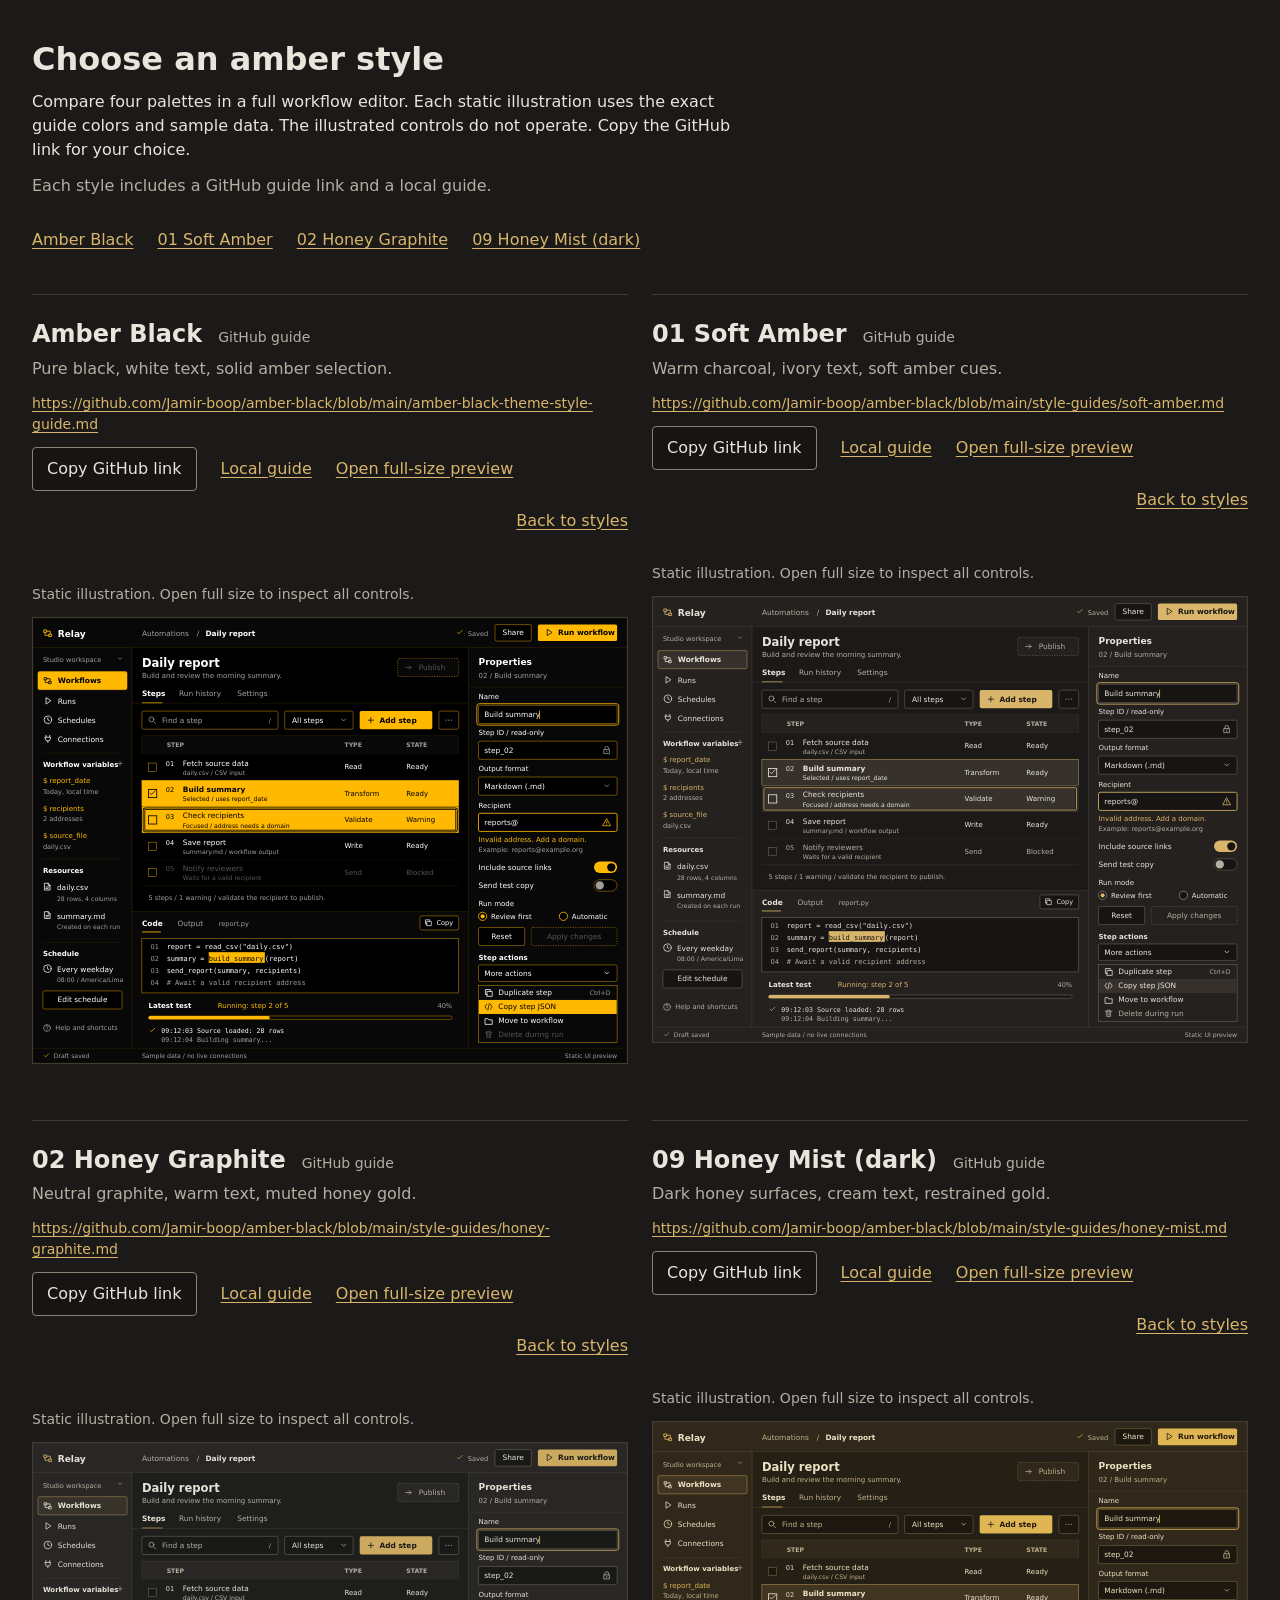
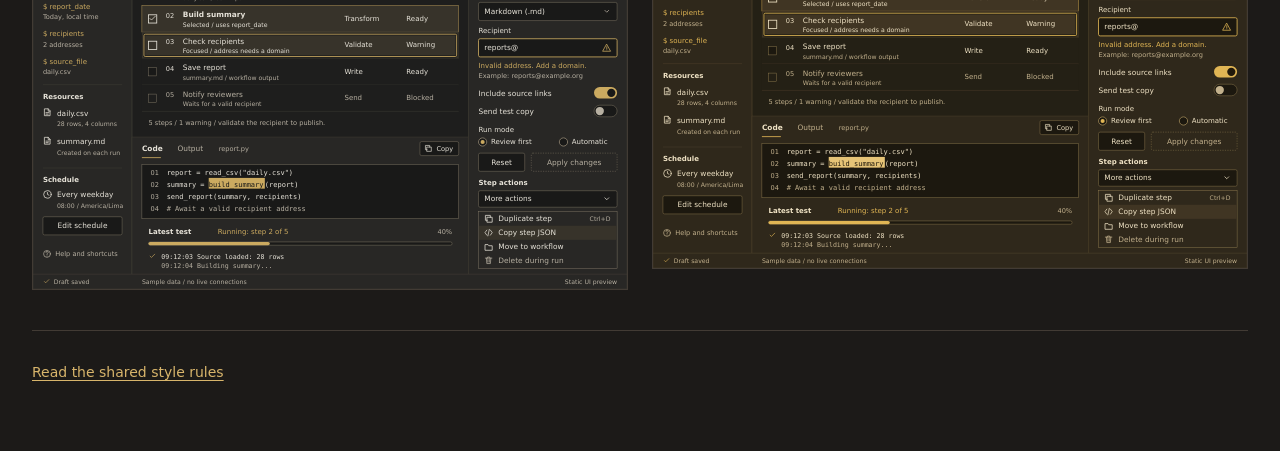
<file: style-guides/index.html>
<!doctype html>
<html lang="en">
<head>
  <meta charset="utf-8">
  <meta name="viewport" content="width=device-width, initial-scale=1">
  <title>Choose an amber style | Amber Black</title>
  <style>
    :root {
      color-scheme: dark;
      --bg: #1C1A18;
      --field: #171513;
      --text: #E9E4DC;
      --muted: #B7AEA3;
      --border: #423B34;
      --control: #8C8175;
      --accent: #D8B56B;
    }
    * { box-sizing: border-box; }
    html { background: var(--bg); color: var(--text); scrollbar-color: var(--control) var(--field); }
    body { margin: 0; font: 1rem/1.5 system-ui, sans-serif; }
    main { max-width: 1600px; margin: auto; padding: 40px 32px 56px; }
    h1, h2, p, figure { margin: 0; }
    h1 { font-size: 2rem; line-height: 1.2; font-weight: 650; }
    h2 { font-size: 1.5rem; line-height: 1.3; font-weight: 650; }
    header { margin-bottom: 32px; }
    header p { max-width: 70ch; margin-top: 12px; }
    .availability, .description, .publication, .status, .preview-hint, footer { color: var(--muted); }
    a { color: var(--accent); text-underline-offset: .2em; }
    a:hover { text-decoration-thickness: 2px; }
    :is(a, button, .preview-viewport):focus-visible { outline: 2px solid var(--accent); outline-offset: 4px; }
    ::selection { background: var(--accent); color: var(--field); }
    nav { display: flex; flex-wrap: wrap; gap: 8px 24px; margin-top: 20px; }
    nav a { display: inline-flex; align-items: center; min-height: 44px; }
    .styles { display: grid; grid-template-columns: repeat(2, minmax(0, 1fr)); gap: 56px 24px; }
    article { min-width: 0; border-top: 1px solid var(--border); padding-top: 24px; scroll-margin-top: 24px; }
    .heading { display: flex; align-items: baseline; flex-wrap: wrap; gap: 4px 16px; }
    .publication { font-size: .875rem; }
    .description { margin-top: 6px; }
    .github-url { display: block; min-height: 44px; padding: 12px 0; font-size: .875rem; overflow-wrap: anywhere; }
    .actions { display: flex; align-items: center; flex-wrap: wrap; gap: 8px 24px; }
    button { min-height: 44px; padding: 9px 14px; border: 1px solid var(--control); border-radius: 4px; background: var(--field); color: var(--text); font: inherit; cursor: pointer; }
    button:hover:enabled { border-color: var(--accent); }
    button:active:enabled { background: var(--accent); color: var(--field); }
    button:disabled { color: var(--muted); cursor: default; }
    .actions a { display: inline-flex; align-items: center; min-height: 44px; }
    .back-link { margin-left: auto; }
    .status { min-height: 1.5em; margin-top: 8px; font-size: .875rem; }
    .preview-hint { margin: 12px 0; font-size: .875rem; }
    .preview-viewport { width: 100%; max-width: 100%; overflow-x: auto; border: 1px solid var(--border); scrollbar-color: var(--control) var(--field); }
    .image-link { display: block; width: 100%; }
    img { display: block; width: 100%; height: auto; }
    footer { margin-top: 40px; padding-top: 20px; border-top: 1px solid var(--border); font-size: .875rem; }
    footer a { display: inline-flex; align-items: center; min-height: 44px; }
    @media (max-width: 700px) {
      main { padding: 28px 16px 40px; }
      h1 { font-size: 1.75rem; }
      h2 { font-size: 1.25rem; }
      .styles { grid-template-columns: minmax(0, 1fr); gap: 40px; }
      .back-link { margin-left: 0; }
    }
  </style>
</head>
<body>
  <main>
    <header>
      <h1>Choose an amber style</h1>
      <p>Compare four palettes in a full workflow editor. Each static illustration uses the exact guide colors and sample data. The illustrated controls do not operate. Copy the GitHub link for your choice.</p>
      <p class="availability">Each style includes a GitHub guide link and a local guide.</p>
      <nav id="style-navigation" aria-label="Choose a style preview">
        <a href="#amber-black">Amber Black</a>
        <a href="#soft-amber">01 Soft Amber</a>
        <a href="#honey-graphite">02 Honey Graphite</a>
        <a href="#honey-mist">09 Honey Mist (dark)</a>
      </nav>
      <noscript><p>Select a GitHub link and use your copy command.</p></noscript>
    </header>

    <div class="styles">
      <article id="amber-black" aria-labelledby="amber-black-title">
        <div class="heading">
          <h2 id="amber-black-title">Amber Black</h2>
          <span class="publication">GitHub guide</span>
        </div>
        <p class="description">Pure black, white text, solid amber selection.</p>
        <a class="github-url" id="amber-black-github" href="https://github.com/Jamir-boop/amber-black/blob/main/amber-black-theme-style-guide.md">https://github.com/Jamir-boop/amber-black/blob/main/amber-black-theme-style-guide.md</a>
        <div class="actions">
          <button id="copy-amber-black" type="button" data-copy="amber-black-github" aria-label="Copy GitHub link for Amber Black" aria-describedby="amber-black-status" disabled>Copy GitHub link</button>
          <a href="../amber-black-theme-style-guide.md">Local guide</a>
          <a href="previews/amber-black.svg">Open full-size preview</a>
          <a class="back-link" href="#style-navigation">Back to styles</a>
        </div>
        <p class="status" id="amber-black-status" role="status" aria-live="polite" aria-atomic="true"></p>
        <p class="preview-hint" id="amber-black-hint">Static illustration. Open full size to inspect all controls.</p>
        <figure>
          <div class="preview-viewport" tabindex="0" role="region" aria-labelledby="amber-black-title" aria-describedby="amber-black-hint">
            <a class="image-link" href="previews/amber-black.svg" aria-label="Open the Amber Black preview at full size">
              <img src="previews/amber-black.svg" width="1440" height="1080" alt="Static Amber Black workflow editor illustration: pure black surfaces, white text, solid amber selected and hovered rows, and black selection text." loading="eager">
            </a>
          </div>
        </figure>
      </article>

      <article id="soft-amber" aria-labelledby="soft-amber-title">
        <div class="heading">
          <h2 id="soft-amber-title">01 Soft Amber</h2>
          <span class="publication">GitHub guide</span>
        </div>
        <p class="description">Warm charcoal, ivory text, soft amber cues.</p>
        <a class="github-url" id="soft-amber-github" href="https://github.com/Jamir-boop/amber-black/blob/main/style-guides/soft-amber.md">https://github.com/Jamir-boop/amber-black/blob/main/style-guides/soft-amber.md</a>
        <div class="actions">
          <button id="copy-soft-amber" type="button" data-copy="soft-amber-github" aria-label="Copy GitHub link for Soft Amber" aria-describedby="soft-amber-status" disabled>Copy GitHub link</button>
          <a href="soft-amber.md">Local guide</a>
          <a href="previews/soft-amber.svg">Open full-size preview</a>
          <a class="back-link" href="#style-navigation">Back to styles</a>
        </div>
        <p class="status" id="soft-amber-status" role="status" aria-live="polite" aria-atomic="true"></p>
        <p class="preview-hint" id="soft-amber-hint">Static illustration. Open full size to inspect all controls.</p>
        <figure>
          <div class="preview-viewport" tabindex="0" role="region" aria-labelledby="soft-amber-title" aria-describedby="soft-amber-hint">
            <a class="image-link" href="previews/soft-amber.svg" aria-label="Open the Soft Amber preview at full size">
              <img src="previews/soft-amber.svg" width="1440" height="1080" alt="Static Soft Amber workflow editor illustration: warm charcoal surfaces, ivory text, soft amber controls, and dark selected and hovered rows." loading="lazy">
            </a>
          </div>
        </figure>
      </article>

      <article id="honey-graphite" aria-labelledby="honey-graphite-title">
        <div class="heading">
          <h2 id="honey-graphite-title">02 Honey Graphite</h2>
          <span class="publication">GitHub guide</span>
        </div>
        <p class="description">Neutral graphite, warm text, muted honey gold.</p>
        <a class="github-url" id="honey-graphite-github" href="https://github.com/Jamir-boop/amber-black/blob/main/style-guides/honey-graphite.md">https://github.com/Jamir-boop/amber-black/blob/main/style-guides/honey-graphite.md</a>
        <div class="actions">
          <button id="copy-honey-graphite" type="button" data-copy="honey-graphite-github" aria-label="Copy GitHub link for Honey Graphite" aria-describedby="honey-graphite-status" disabled>Copy GitHub link</button>
          <a href="honey-graphite.md">Local guide</a>
          <a href="previews/honey-graphite.svg">Open full-size preview</a>
          <a class="back-link" href="#style-navigation">Back to styles</a>
        </div>
        <p class="status" id="honey-graphite-status" role="status" aria-live="polite" aria-atomic="true"></p>
        <p class="preview-hint" id="honey-graphite-hint">Static illustration. Open full size to inspect all controls.</p>
        <figure>
          <div class="preview-viewport" tabindex="0" role="region" aria-labelledby="honey-graphite-title" aria-describedby="honey-graphite-hint">
            <a class="image-link" href="previews/honey-graphite.svg" aria-label="Open the Honey Graphite preview at full size">
              <img src="previews/honey-graphite.svg" width="1440" height="1080" alt="Static Honey Graphite workflow editor illustration: graphite surfaces, warm text, muted honey-gold controls, and dark selected and hovered rows." loading="lazy">
            </a>
          </div>
        </figure>
      </article>

      <article id="honey-mist" aria-labelledby="honey-mist-title">
        <div class="heading">
          <h2 id="honey-mist-title">09 Honey Mist (dark)</h2>
          <span class="publication">GitHub guide</span>
        </div>
        <p class="description">Dark honey surfaces, cream text, restrained gold.</p>
        <a class="github-url" id="honey-mist-github" href="https://github.com/Jamir-boop/amber-black/blob/main/style-guides/honey-mist.md">https://github.com/Jamir-boop/amber-black/blob/main/style-guides/honey-mist.md</a>
        <div class="actions">
          <button id="copy-honey-mist" type="button" data-copy="honey-mist-github" aria-label="Copy GitHub link for Honey Mist" aria-describedby="honey-mist-status" disabled>Copy GitHub link</button>
          <a href="honey-mist.md">Local guide</a>
          <a href="previews/honey-mist.svg">Open full-size preview</a>
          <a class="back-link" href="#style-navigation">Back to styles</a>
        </div>
        <p class="status" id="honey-mist-status" role="status" aria-live="polite" aria-atomic="true"></p>
        <p class="preview-hint" id="honey-mist-hint">Static illustration. Open full size to inspect all controls.</p>
        <figure>
          <div class="preview-viewport" tabindex="0" role="region" aria-labelledby="honey-mist-title" aria-describedby="honey-mist-hint">
            <a class="image-link" href="previews/honey-mist.svg" aria-label="Open the Honey Mist preview at full size">
              <img src="previews/honey-mist.svg" width="1440" height="1080" alt="Static Honey Mist dark workflow editor illustration: dark honey surfaces, cream text, gold controls, dark selected rows, and pale gold selected characters." loading="lazy">
            </a>
          </div>
        </figure>
      </article>
    </div>

    <footer><a href="README.md">Read the shared style rules</a></footer>
  </main>
  <script>
    document.querySelectorAll('[data-copy]').forEach(button => {
      button.disabled = false;
      button.addEventListener('click', async () => {
        const link = document.getElementById(button.dataset.copy);
        const status = document.getElementById(button.getAttribute('aria-describedby'));
        button.disabled = true;
        status.textContent = 'Copying link...';
        let copied = false;
        try {
          if (navigator.clipboard?.writeText) {
            await navigator.clipboard.writeText(link.href);
            copied = true;
          }
        } catch {}
        if (!copied) {
          try {
            const selection = window.getSelection();
            const range = document.createRange();
            range.selectNodeContents(link);
            selection.removeAllRanges();
            selection.addRange(range);
            copied = document.execCommand('copy') === true;
            if (copied) selection.removeAllRanges();
          } catch {}
        }
        status.textContent = copied ? 'Link copied.' : 'Copy failed. Select the link and copy it.';
        button.disabled = false;
      });
    });
  </script>
</body>
</html>
</file>
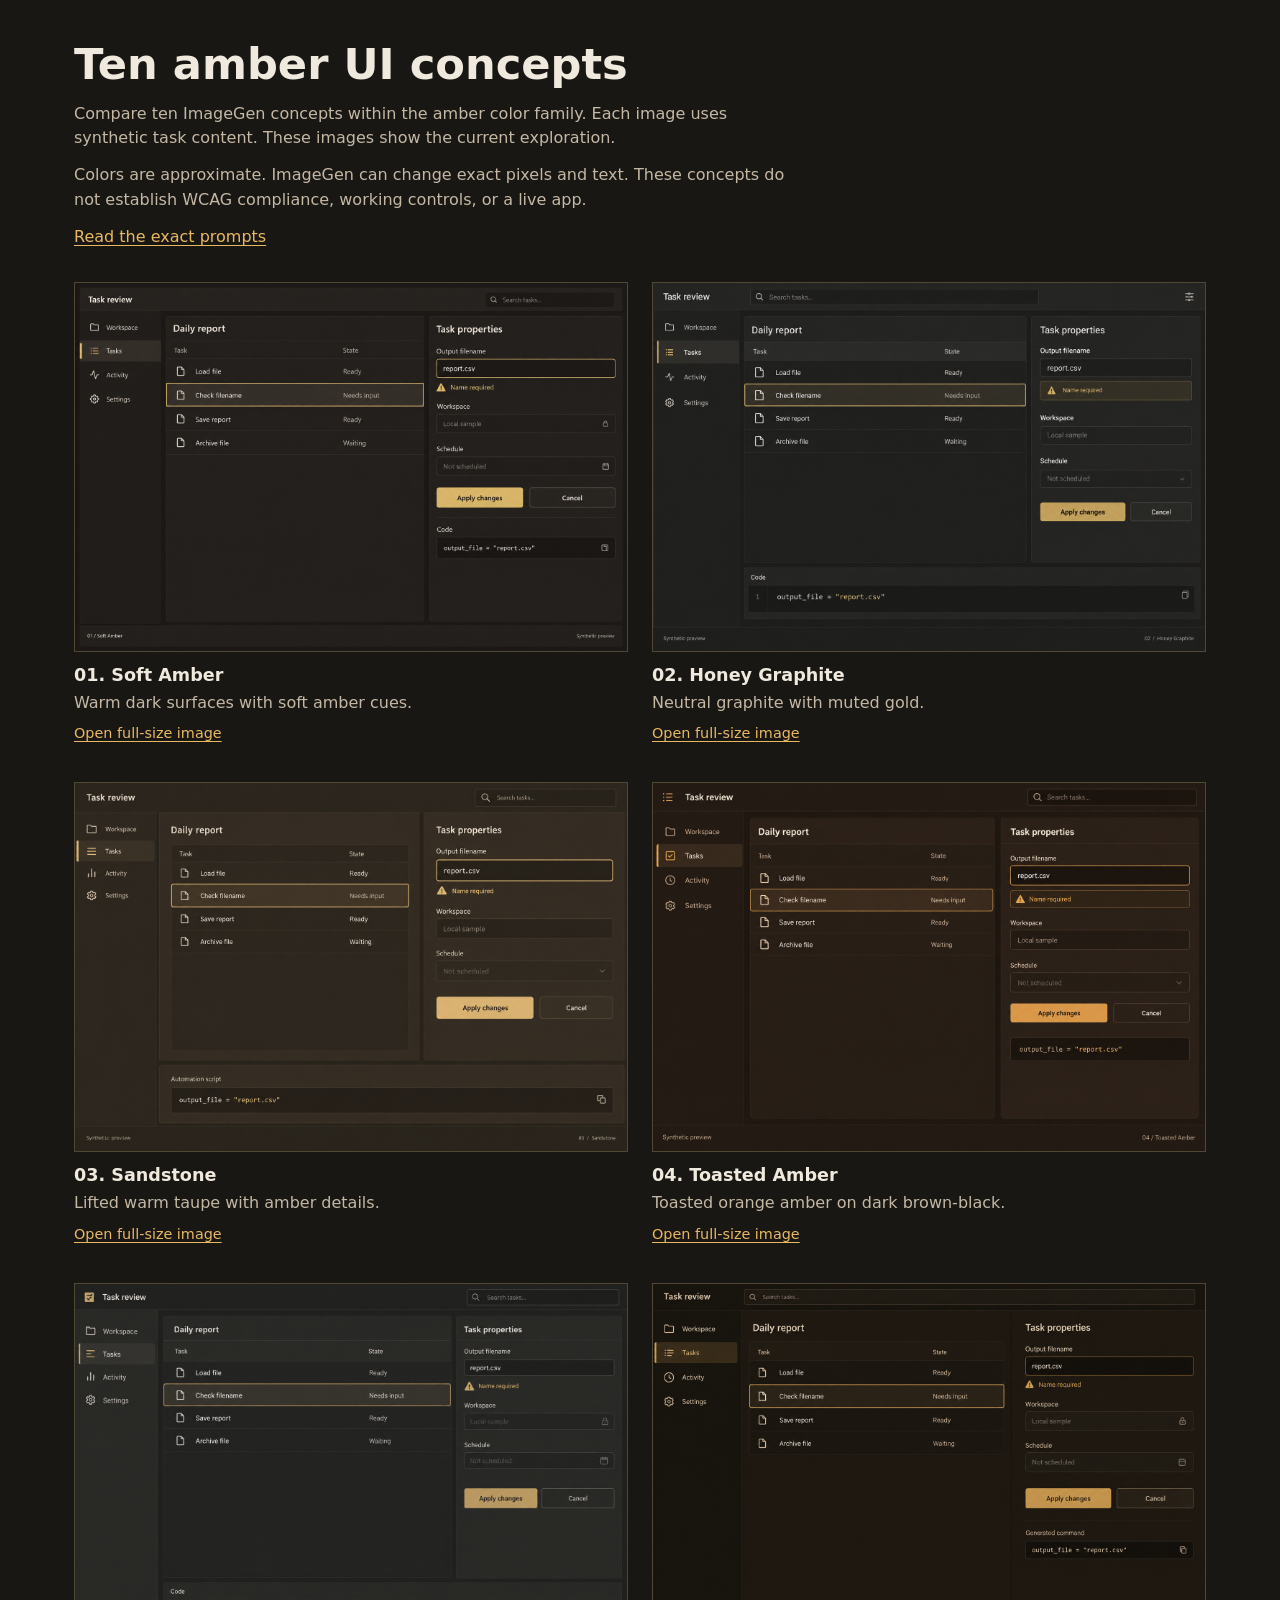
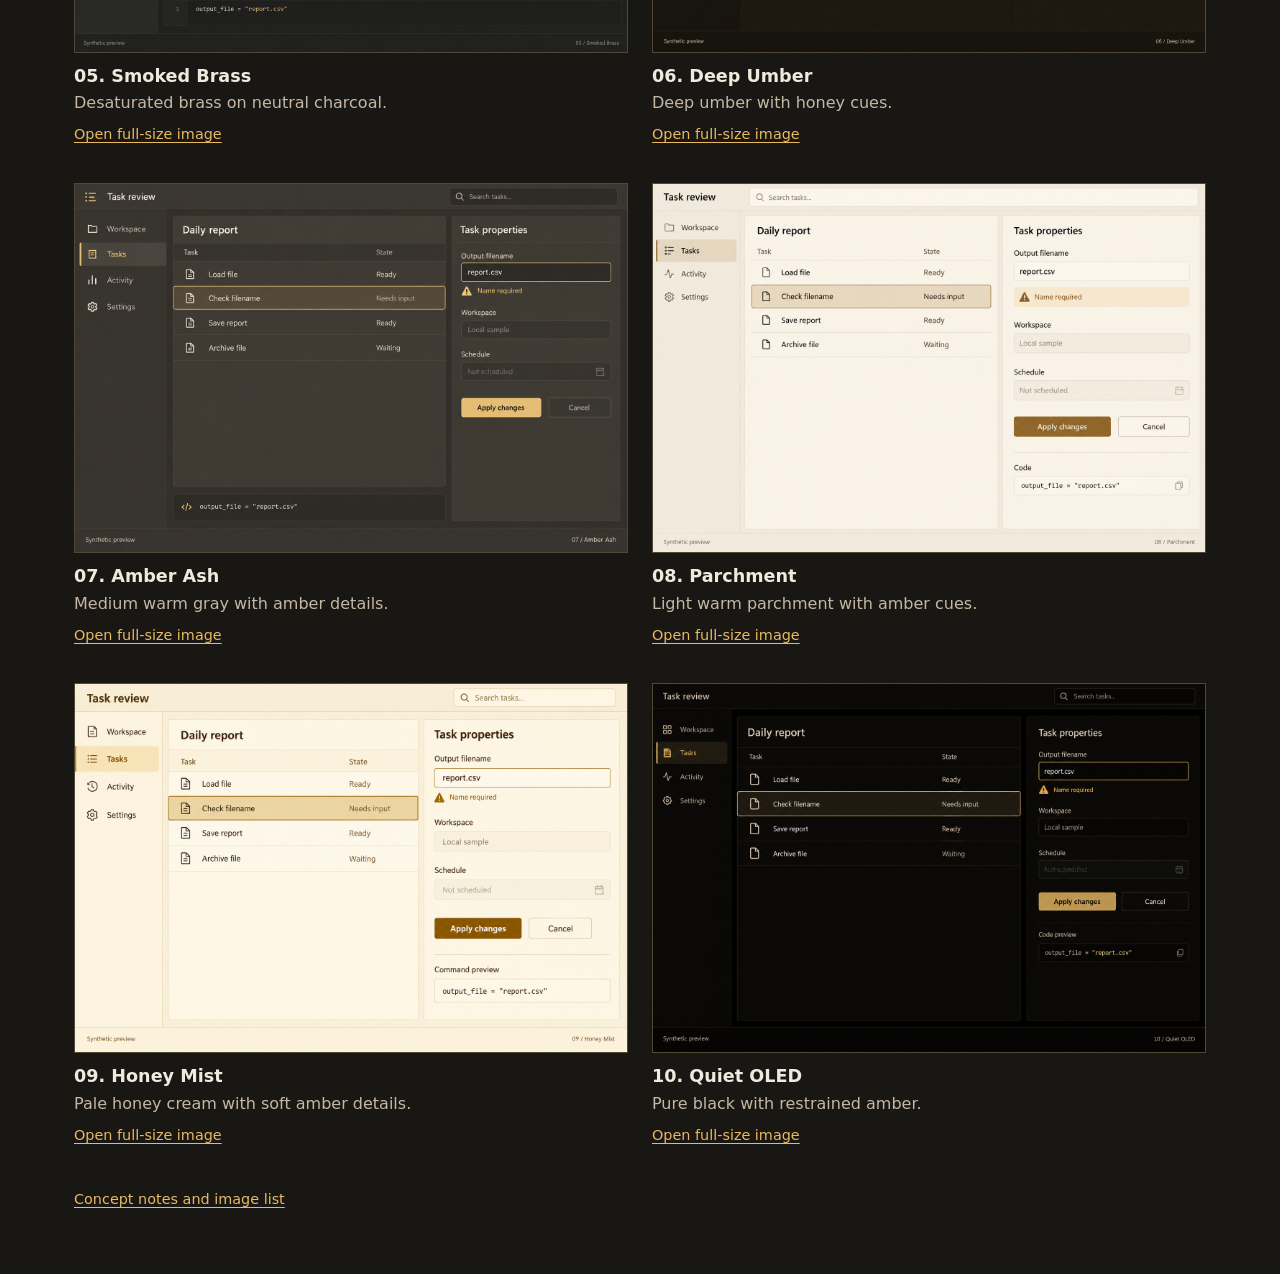
<file: style-guides/amber-options/index.html>
<!doctype html>
<html lang="en">
<head>
  <meta charset="utf-8">
  <meta name="viewport" content="width=device-width, initial-scale=1">
  <title>Ten Amber UI Concepts · Amber Black</title>
  <style>
    :root {
      color-scheme: dark;
      --ground: #191714;
      --text: #f0e9dd;
      --muted: #c4b8a5;
      --amber: #e9b962;
      --line: #514735;
    }

    * { box-sizing: border-box; }
    body {
      margin: 0;
      background: var(--ground);
      color: var(--text);
      font-family: system-ui, sans-serif;
      line-height: 1.55;
      scrollbar-color: var(--line) var(--ground);
    }
    main { max-width: 1180px; margin: auto; padding: 40px 24px 64px; }
    header { margin-bottom: 32px; }
    h1 { margin: 0 0 12px; font-size: clamp(1.8rem, 4vw, 2.7rem); line-height: 1.15; }
    header p { max-width: 70ch; margin: 0 0 12px; color: var(--muted); }
    a { color: var(--amber); text-underline-offset: 0.2em; }
    a:hover { color: var(--text); }
    a:focus-visible { outline: 2px solid var(--amber); outline-offset: 5px; }
    ::selection { background: var(--amber); color: var(--ground); }
    .gallery { display: grid; grid-template-columns: repeat(2, minmax(0, 1fr)); gap: 36px 24px; }
    figure { margin: 0; min-width: 0; }
    .image-link { display: block; }
    img { display: block; width: 100%; height: auto; border: 1px solid var(--line); }
    figcaption { padding-top: 12px; }
    h2 { margin: 0 0 4px; font-size: 1.1rem; line-height: 1.3; }
    figcaption p { margin: 0 0 6px; color: var(--muted); }
    figcaption a { font-size: 0.9rem; }
    footer { margin-top: 40px; color: var(--muted); font-size: 0.9rem; }
    @media (max-width: 700px) {
      main { padding: 28px 16px 40px; }
      .gallery { grid-template-columns: 1fr; gap: 28px; }
    }
  </style>
</head>
<body>
  <main>
    <header>
      <h1>Ten amber UI concepts</h1>
      <p>Compare ten ImageGen concepts within the amber color family. Each image uses synthetic task content. These images show the current exploration.</p>
      <p>Colors are approximate. ImageGen can change exact pixels and text. These concepts do not establish WCAG compliance, working controls, or a live app.</p>
      <a href="prompts.json">Read the exact prompts</a>
    </header>
    <div class="gallery">
      <figure>
        <a class="image-link" href="01-soft-amber.png"><img src="01-soft-amber.png" alt="Soft Amber UI concept with warm dark surfaces."></a>
        <figcaption>
          <h2>01. Soft Amber</h2>
          <p>Warm dark surfaces with soft amber cues.</p>
          <a href="01-soft-amber.png">Open full-size image</a>
        </figcaption>
      </figure>
      <figure>
        <a class="image-link" href="02-honey-graphite.png"><img src="02-honey-graphite.png" alt="Honey Graphite UI concept with neutral graphite and muted gold."></a>
        <figcaption>
          <h2>02. Honey Graphite</h2>
          <p>Neutral graphite with muted gold.</p>
          <a href="02-honey-graphite.png">Open full-size image</a>
        </figcaption>
      </figure>
      <figure>
        <a class="image-link" href="03-sandstone.png"><img src="03-sandstone.png" alt="Sandstone UI concept with lifted warm taupe surfaces."></a>
        <figcaption>
          <h2>03. Sandstone</h2>
          <p>Lifted warm taupe with amber details.</p>
          <a href="03-sandstone.png">Open full-size image</a>
        </figcaption>
      </figure>
      <figure>
        <a class="image-link" href="04-toasted-amber.png"><img src="04-toasted-amber.png" alt="Toasted Amber UI concept with orange amber on dark brown-black."></a>
        <figcaption>
          <h2>04. Toasted Amber</h2>
          <p>Toasted orange amber on dark brown-black.</p>
          <a href="04-toasted-amber.png">Open full-size image</a>
        </figcaption>
      </figure>
      <figure>
        <a class="image-link" href="05-smoked-brass.png"><img src="05-smoked-brass.png" alt="Smoked Brass UI concept with desaturated brass on neutral charcoal."></a>
        <figcaption>
          <h2>05. Smoked Brass</h2>
          <p>Desaturated brass on neutral charcoal.</p>
          <a href="05-smoked-brass.png">Open full-size image</a>
        </figcaption>
      </figure>
      <figure>
        <a class="image-link" href="06-deep-umber.png"><img src="06-deep-umber.png" alt="Deep Umber UI concept with deep brown surfaces and honey cues."></a>
        <figcaption>
          <h2>06. Deep Umber</h2>
          <p>Deep umber with honey cues.</p>
          <a href="06-deep-umber.png">Open full-size image</a>
        </figcaption>
      </figure>
      <figure>
        <a class="image-link" href="07-amber-ash.png"><img src="07-amber-ash.png" alt="Amber Ash UI concept with medium warm gray surfaces."></a>
        <figcaption>
          <h2>07. Amber Ash</h2>
          <p>Medium warm gray with amber details.</p>
          <a href="07-amber-ash.png">Open full-size image</a>
        </figcaption>
      </figure>
      <figure>
        <a class="image-link" href="08-parchment.png"><img src="08-parchment.png" alt="Parchment UI concept with light warm parchment surfaces."></a>
        <figcaption>
          <h2>08. Parchment</h2>
          <p>Light warm parchment with amber cues.</p>
          <a href="08-parchment.png">Open full-size image</a>
        </figcaption>
      </figure>
      <figure>
        <a class="image-link" href="09-honey-mist.png"><img src="09-honey-mist.png" alt="Honey Mist UI concept with pale honey cream surfaces."></a>
        <figcaption>
          <h2>09. Honey Mist</h2>
          <p>Pale honey cream with soft amber details.</p>
          <a href="09-honey-mist.png">Open full-size image</a>
        </figcaption>
      </figure>
      <figure>
        <a class="image-link" href="10-quiet-oled.png"><img src="10-quiet-oled.png" alt="Quiet OLED UI concept with pure black and restrained amber."></a>
        <figcaption>
          <h2>10. Quiet OLED</h2>
          <p>Pure black with restrained amber.</p>
          <a href="10-quiet-oled.png">Open full-size image</a>
        </figcaption>
      </figure>
    </div>
    <footer><a href="README.md">Concept notes and image list</a></footer>
  </main>
</body>
</html>
</file>
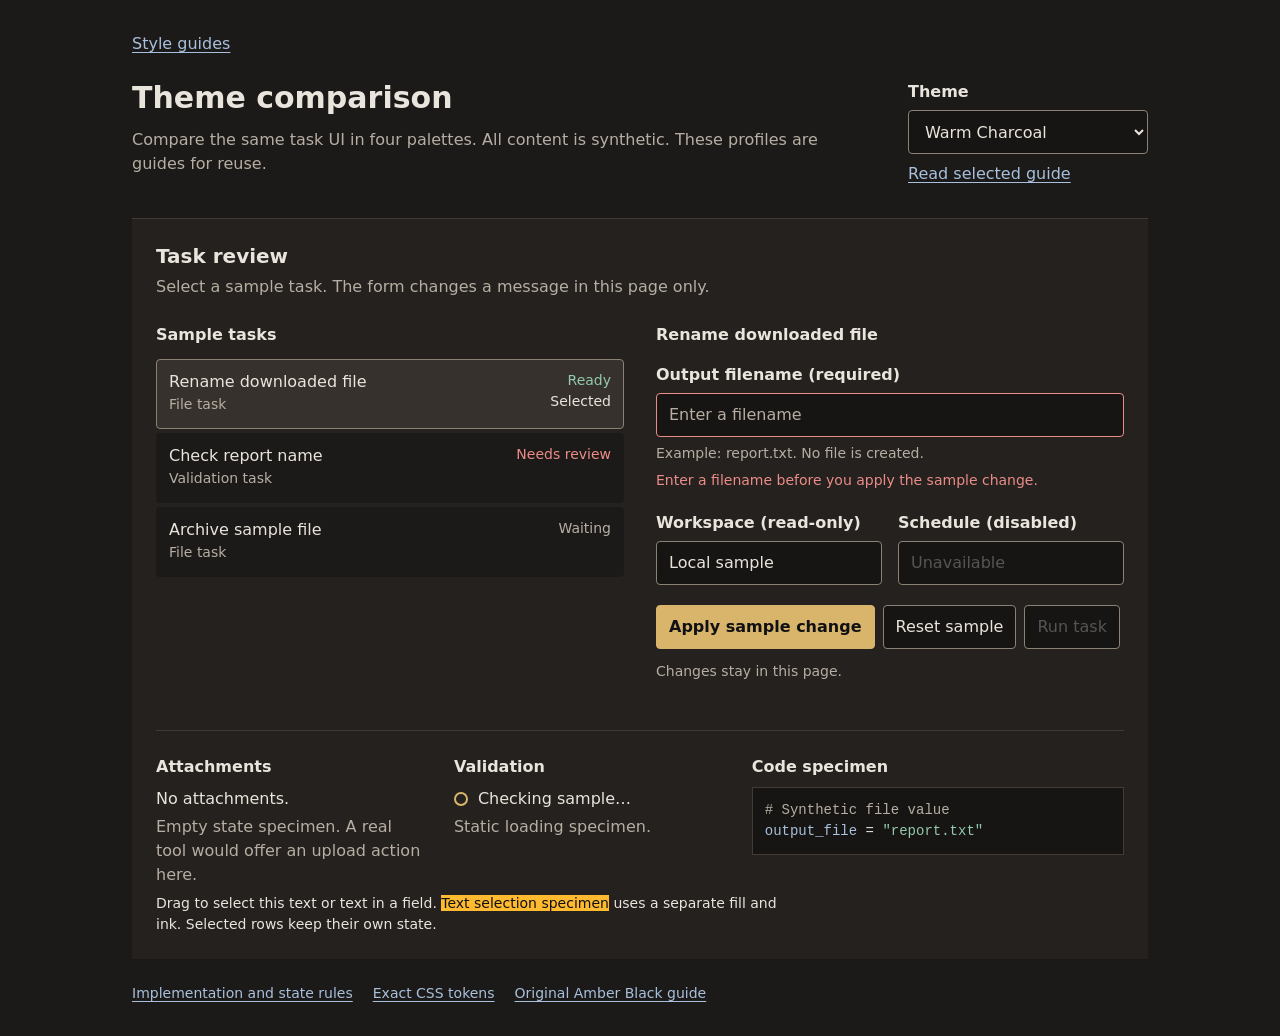
<file: style-guides/preview.html>
<!doctype html>
<html lang="en" data-theme="warm-charcoal">
<head>
  <meta charset="utf-8">
  <meta name="viewport" content="width=device-width, initial-scale=1">
  <title>Theme comparison | Amber Black</title>
  <link rel="stylesheet" href="palettes.css">
  <style>
    * { box-sizing: border-box; }
    html { background: var(--bg); color: var(--text); scrollbar-color: var(--control) var(--field); }
    body { margin: 0; font: 1rem/1.5 system-ui, sans-serif; }
    main { max-width: 1080px; margin: auto; padding: 32px; }
    h1, h2, h3, p { margin: 0; }
    h1 { font-size: 1.875rem; line-height: 1.2; font-weight: 650; }
    h2 { font-size: 1.25rem; line-height: 1.3; font-weight: 650; }
    h3 { font-size: 1rem; font-weight: 650; }
    p { max-width: 70ch; }
    a { color: var(--reference); text-underline-offset: .2em; }
    a:hover { text-decoration-thickness: 2px; }
    button, input, select { font: inherit; }
    button, select { cursor: pointer; }
    input, select, .action { min-height: 44px; border: 1px solid var(--control); border-radius: 4px; background: var(--field); color: var(--text); padding: 9px 12px; }
    input, select { width: 100%; caret-color: var(--accent); }
    input::placeholder { color: var(--muted); opacity: 1; }
    :is(button, input, select, a):focus-visible { outline: 2px solid var(--accent); outline-offset: 3px; }
    input[aria-invalid="true"] { border-color: var(--error); }
    input:disabled, button:disabled { color: var(--disabled); cursor: not-allowed; opacity: 1; }
    label { display: block; margin-bottom: 6px; font-weight: 600; }
    .muted, .task-type { color: var(--muted); }
    .success { color: var(--success); }
    .error { color: var(--error); }
    .intro { display: grid; grid-template-columns: 1fr 240px; gap: 32px; align-items: start; margin: 24px 0 32px; }
    .intro p { margin-top: 12px; }
    .theme-picker a { display: inline-block; margin-top: 8px; }
    .sample { background: var(--surface); padding: 24px; border-top: 1px solid var(--border); }
    .sample > p { margin-top: 6px; }
    .workspace { display: grid; grid-template-columns: 1fr 1fr; gap: 32px; margin-top: 24px; }
    .tasks { list-style: none; margin: 12px 0 0; padding: 0; }
    .tasks li + li { margin-top: 4px; }
    .task { display: flex; gap: 16px; justify-content: space-between; width: 100%; min-height: 70px; text-align: left; padding: 10px 12px; color: var(--text); border: 1px solid transparent; border-radius: 4px; background: var(--bg); }
    .task:hover, .task.selected { background: var(--interaction); }
    .task.selected { border-color: var(--control); }
    .task-name, .task-type, .task-state span { display: block; }
    .task-type, .task-state { font-size: .875rem; }
    .task-state { text-align: right; flex-shrink: 0; }
    .task-state [hidden] { display: none; }
    .selection-cue { color: var(--text); }
    form > h3 { margin-bottom: 16px; }
    .help, .field-error { font-size: .875rem; margin-top: 6px; }
    .fields { display: grid; grid-template-columns: 1fr 1fr; gap: 16px; margin-top: 20px; }
    .actions { display: flex; flex-wrap: wrap; gap: 8px; margin-top: 20px; }
    .action:hover:enabled { background: var(--interaction); }
    .primary, .primary:hover:enabled { background: var(--accent); border-color: var(--accent); color: var(--action-ink); font-weight: 600; }
    .primary:hover:enabled { text-decoration: underline; text-underline-offset: .2em; }
    #form-status { font-size: .875rem; min-height: 2.625em; margin-top: 12px; }
    .specimens { display: grid; grid-template-columns: 1fr 1fr 1.4fr; gap: 32px; margin-top: 32px; padding-top: 24px; border-top: 1px solid var(--border); }
    .specimens h3 { margin-bottom: 8px; }
    .specimens p + p { margin-top: 4px; }
    .loading { display: flex; align-items: center; gap: 10px; }
    .loading::before { content: ""; width: 10px; height: 10px; border: 2px solid var(--accent); border-radius: 50%; flex-shrink: 0; }
    pre { margin: 0; padding: 12px; background: var(--field); border: 1px solid var(--border); overflow-x: auto; font-size: .875rem; }
    code { font-family: "Cascadia Code", ui-monospace, monospace; }
    .reference { color: var(--reference); }
    .comment { color: var(--muted); }
    .selection-note { margin-top: 24px; font-size: .875rem; }
    .selected-text { color: var(--selection-ink); background: var(--selection); }
    ::selection { color: var(--selection-ink); background: var(--selection); }
    footer { display: flex; flex-wrap: wrap; gap: 8px 20px; margin-top: 24px; font-size: .875rem; }
    [data-theme="amber-black"] .task:is(:hover, .selected) { background: var(--selection); color: var(--selection-ink); }
    [data-theme="amber-black"] .task:is(:hover, .selected) :is(.task-type, .task-state span) { color: currentColor; }
    [data-theme="amber-black"] .action:not(.primary):hover:enabled { background: var(--accent); color: var(--action-ink); }
    @media (max-width: 760px) {
      main { padding: 20px; }
      .intro, .workspace { grid-template-columns: 1fr; gap: 24px; }
      .theme-picker { max-width: 360px; }
      .sample { padding: 20px; }
      .specimens { grid-template-columns: 1fr 1fr; gap: 24px; }
      .code-specimen { grid-column: 1 / -1; }
    }
    @media (max-width: 440px) {
      .sample { padding: 16px; }
      .fields, .specimens { grid-template-columns: 1fr; }
      .code-specimen { grid-column: auto; }
      .task { gap: 8px; }
    }
  </style>
</head>
<body>
  <main>
    <a href="README.md">Style guides</a>
    <header class="intro">
      <div>
        <h1>Theme comparison</h1>
        <p class="muted">Compare the same task UI in four palettes. All content is synthetic. These profiles are guides for reuse.</p>
      </div>
      <div class="theme-picker">
        <label for="theme">Theme</label>
        <select id="theme">
          <option value="amber-black" data-guide="../amber-black-theme-style-guide.md">Amber Black</option>
          <option value="warm-charcoal" data-guide="warm-charcoal.md" selected>Warm Charcoal</option>
          <option value="slate-blue" data-guide="slate-blue.md">Slate Blue</option>
          <option value="sage-paper" data-guide="sage-paper.md">Sage Paper</option>
        </select>
        <a id="theme-guide" href="warm-charcoal.md">Read selected guide</a>
      </div>
    </header>

    <section class="sample" aria-labelledby="sample-title">
      <h2 id="sample-title">Task review</h2>
      <p class="muted">Select a sample task. The form changes a message in this page only.</p>
      <div class="workspace">
        <section aria-labelledby="tasks-title">
          <h3 id="tasks-title">Sample tasks</h3>
          <ul class="tasks">
            <li><button class="task selected" type="button" aria-pressed="true" data-task="Rename downloaded file">
              <span><span class="task-name">Rename downloaded file</span><span class="task-type">File task</span></span>
              <span class="task-state"><span class="success">Ready</span><span class="selection-cue">Selected</span></span>
            </button></li>
            <li><button class="task" type="button" aria-pressed="false" data-task="Check report name">
              <span><span class="task-name">Check report name</span><span class="task-type">Validation task</span></span>
              <span class="task-state"><span class="error">Needs review</span><span class="selection-cue" hidden>Selected</span></span>
            </button></li>
            <li><button class="task" type="button" aria-pressed="false" data-task="Archive sample file">
              <span><span class="task-name">Archive sample file</span><span class="task-type">File task</span></span>
              <span class="task-state"><span class="muted">Waiting</span><span class="selection-cue" hidden>Selected</span></span>
            </button></li>
          </ul>
        </section>

        <form id="sample-form" novalidate aria-labelledby="detail-title">
          <h3 id="detail-title">Rename downloaded file</h3>
          <label for="filename">Output filename (required)</label>
          <input id="filename" name="filename" type="text" required placeholder="Enter a filename" aria-invalid="true" aria-describedby="filename-help filename-error">
          <p class="help muted" id="filename-help">Example: report.txt. No file is created.</p>
          <p class="field-error error" id="filename-error">Enter a filename before you apply the sample change.</p>
          <div class="fields">
            <div><label for="workspace">Workspace (read-only)</label><input id="workspace" value="Local sample" readonly></div>
            <div><label for="schedule">Schedule (disabled)</label><input id="schedule" value="Unavailable" disabled></div>
          </div>
          <div class="actions">
            <button class="action primary" type="submit">Apply sample change</button>
            <button class="action" id="reset-sample" type="button">Reset sample</button>
            <button class="action" type="button" disabled>Run task</button>
          </div>
          <p id="form-status" class="muted" role="status">Changes stay in this page.</p>
        </form>
      </div>

      <div class="specimens">
        <section aria-labelledby="empty-title">
          <h3 id="empty-title">Attachments</h3>
          <p>No attachments.</p>
          <p class="muted">Empty state specimen. A real tool would offer an upload action here.</p>
        </section>
        <section aria-labelledby="loading-title">
          <h3 id="loading-title">Validation</h3>
          <p class="loading">Checking sample…</p>
          <p class="muted">Static loading specimen.</p>
        </section>
        <section class="code-specimen" aria-labelledby="code-title">
          <h3 id="code-title">Code specimen</h3>
          <pre><code><span class="comment"># Synthetic file value</span>
<span class="reference">output_file</span> = <span class="success">"report.txt"</span></code></pre>
        </section>
      </div>
      <p class="selection-note">Drag to select this text or text in a field. <span class="selected-text">Text selection specimen</span> uses a separate fill and ink. Selected rows keep their own state.</p>
    </section>

    <footer aria-label="Reference links">
      <a href="README.md">Implementation and state rules</a>
      <a href="palettes.css">Exact CSS tokens</a>
      <a href="../amber-black-theme-style-guide.md">Original Amber Black guide</a>
    </footer>
  </main>
  <script>
    const theme = document.querySelector('#theme');
    theme.addEventListener('change', () => {
      document.documentElement.dataset.theme = theme.value;
      document.querySelector('#theme-guide').href = theme.selectedOptions[0].dataset.guide;
    });

    const tasks = document.querySelectorAll('.task');
    tasks.forEach(task => task.addEventListener('click', () => {
      tasks.forEach(row => {
        const selected = row === task;
        row.classList.toggle('selected', selected);
        row.setAttribute('aria-pressed', String(selected));
        row.querySelector('.selection-cue').hidden = !selected;
      });
      document.querySelector('#detail-title').textContent = task.dataset.task;
    }));

    const form = document.querySelector('#sample-form');
    const filename = document.querySelector('#filename');
    const error = document.querySelector('#filename-error');
    const status = document.querySelector('#form-status');
    form.addEventListener('submit', event => {
      event.preventDefault();
      const valid = filename.value.trim().length > 0;
      filename.setAttribute('aria-invalid', String(!valid));
      filename.setAttribute('aria-describedby', valid ? 'filename-help' : 'filename-help filename-error');
      error.hidden = valid;
      status.className = valid ? 'success' : 'muted';
      status.textContent = valid ? `Sample change applied for "${filename.value.trim()}".` : 'Enter a filename, then apply the sample change.';
      if (!valid) filename.focus();
    });
    document.querySelector('#reset-sample').addEventListener('click', () => {
      form.reset();
      filename.setAttribute('aria-invalid', 'true');
      filename.setAttribute('aria-describedby', 'filename-help filename-error');
      error.hidden = false;
      status.className = 'muted';
      status.textContent = 'Changes stay in this page.';
    });
  </script>
</body>
</html>
</file>
<file: style-guides/palettes.css>
/* Choose one profile on an owned root. These tokens do not style native controls. */
[data-theme="amber-black"] {
  color-scheme: dark;
  --bg: #000000;
  --surface: #080808;
  --field: #000000;
  --interaction: #101010;
  --text: #FFFFFF;
  --muted: #A0A0A0;
  --disabled: #555555;
  --border: #332500;
  --control: #FFB900;
  --reference: #FFB900;
  --accent: #FFB900;
  --error: #FFB900;
  --success: #FFB900;
  --selection: #FFB900;
  --selection-ink: #000000;
  --action-ink: #000000;
}

[data-theme="warm-charcoal"] {
  color-scheme: dark;
  --bg: #1C1A18;
  --surface: #24211E;
  --field: #171513;
  --interaction: #36312C;
  --text: #E9E4DC;
  --muted: #B7AEA3;
  --disabled: #555555;
  --border: #423B34;
  --control: #8C8175;
  --reference: #A8C0DC;
  --accent: #D8B56B;
  --error: #EB8C88;
  --success: #93C9AD;
  --selection: #FFBA30;
  --selection-ink: #111113;
  --action-ink: #111113;
}

[data-theme="slate-blue"] {
  color-scheme: dark;
  --bg: #1B2027;
  --surface: #232A33;
  --field: #161B21;
  --interaction: #303B47;
  --text: #E0E7EE;
  --muted: #AAB7C5;
  --disabled: #AAB7C5;
  --border: #3E4B59;
  --control: #7F90A3;
  --reference: #C4B4DF;
  --accent: #9BBBDD;
  --error: #EBA6A1;
  --success: #9CC8B0;
  --selection: #AFCFE8;
  --selection-ink: #17212B;
  --action-ink: #17212B;
}

[data-theme="sage-paper"] {
  color-scheme: light;
  --bg: #F3F4EE;
  --surface: #F9FAF5;
  --field: #FFFFFF;
  --interaction: #E5EADF;
  --text: #29362E;
  --muted: #526255;
  --disabled: #526255;
  --border: #D0D8CD;
  --control: #788775;
  --reference: #3F6174;
  --accent: #49694E;
  --error: #A04037;
  --success: #426C4E;
  --selection: #CADBC2;
  --selection-ink: #243629;
  --action-ink: #FFFFFF;
}
</file>
